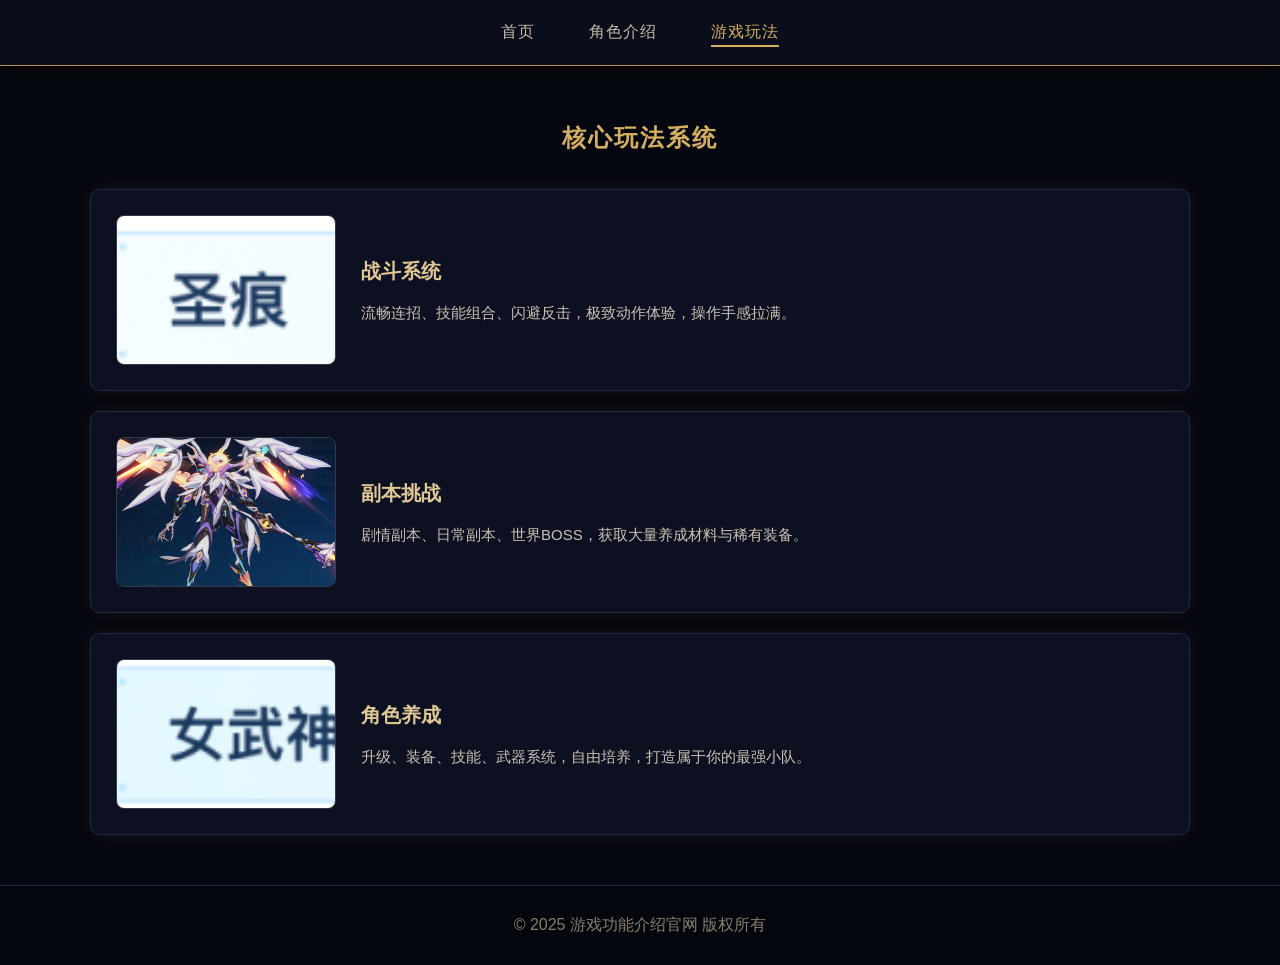
<file: play.html>
<!DOCTYPE html>
<html lang="zh-CN">
<head>
  <link rel="stylesheet" href="play.css">
  <meta charset="UTF-8">
  <meta name="viewport" content="width=device-width, initial-scale=1.0">
  <title>游戏官网 - 游戏玩法</title>
  <style>
    *{
      margin:0;
      padding:0;
      box-sizing:border-box;
      font-family:"微软雅黑",sans-serif;
    }
    body{
      background: #050710;
      color: #e6e2d8;
      line-height:1.8;
    }
    .nav{
      background: #0a0d1b;
      text-align:center;
      padding:18px 0;
      box-shadow: 0 2px 15px #000;
      border-bottom: 1px solid #b8965b;
    }
    .nav a{
      color:#c5bba7;
      text-decoration:none;
      margin:0 25px;
      font-size:16px;
      transition: 0.3s;
      letter-spacing: 1px;
    }
    .nav a.active{
      color:#d4af61;
      border-bottom:2px solid #d4af61;
      padding-bottom:5px;
    }
    .nav a:hover{
      color:#d4af61;
    }

    .container{
      width:90%;
      max-width:1100px;
      margin:50px auto;
    }
    h2{
      color:#d4af61;
      margin-bottom:30px;
      text-align:center;
      letter-spacing: 2px;
    }

    .play-item{
      display:flex;
      align-items:center;
      background: #0c1020;
      padding:25px;
      border-radius:10px;
      margin-bottom:20px;
      gap:25px;
      border: 1px solid #232a40;
      box-shadow: 0 0 15px rgba(184, 150, 91, 0.1);
    }
    .play-item img{
      width:220px;
      height:150px;
      border-radius:8px;
      object-fit:cover;
      border: 1px solid #333a50;
    }
    .play-text{
      flex:1;
    }
    .play-text h3{
      color: #e0c895;
      margin-bottom: 10px;
      font-size: 20px;
    }
    .play-text p{
      color: #c9c2b4;
      font-size: 15px;
    }

    footer{
      background:#04060d;
      text-align:center;
      padding:25px;
      color:#887e6c;
      margin-top:50px;
      border-top: 1px solid #1f253b;
    }
  </style>
</head>
<body>

<div class="nav">
  <a href="index.html">首页</a>
  <a href="role.html">角色介绍</a>
  <a href="play.html" class="active">游戏玩法</a>
</div>

<div class="container">
  <h2>核心玩法系统</h2>

  <div class="play-item">
    <img src="战斗系统.png" alt="战斗系统">
    <div class="play-text">
      <h3>战斗系统</h3>
      <p>流畅连招、技能组合、闪避反击，极致动作体验，操作手感拉满。</p>
    </div>
  </div>

  <div class="play-item">
    <img src="戒世荣光.png" alt="副本挑战">
    <div class="play-text">
      <h3>副本挑战</h3>
      <p>剧情副本、日常副本、世界BOSS，获取大量养成材料与稀有装备。</p>
    </div>
  </div>

  <div class="play-item">
    <img src="角色养成.png" alt="角色养成">
    <div class="play-text">
      <h3>角色养成</h3>
      <p>升级、装备、技能、武器系统，自由培养，打造属于你的最强小队。</p>
    </div>
  </div>
</div>

<footer>© 2025 游戏功能介绍官网 版权所有</footer>
</body>
</html>
</file>
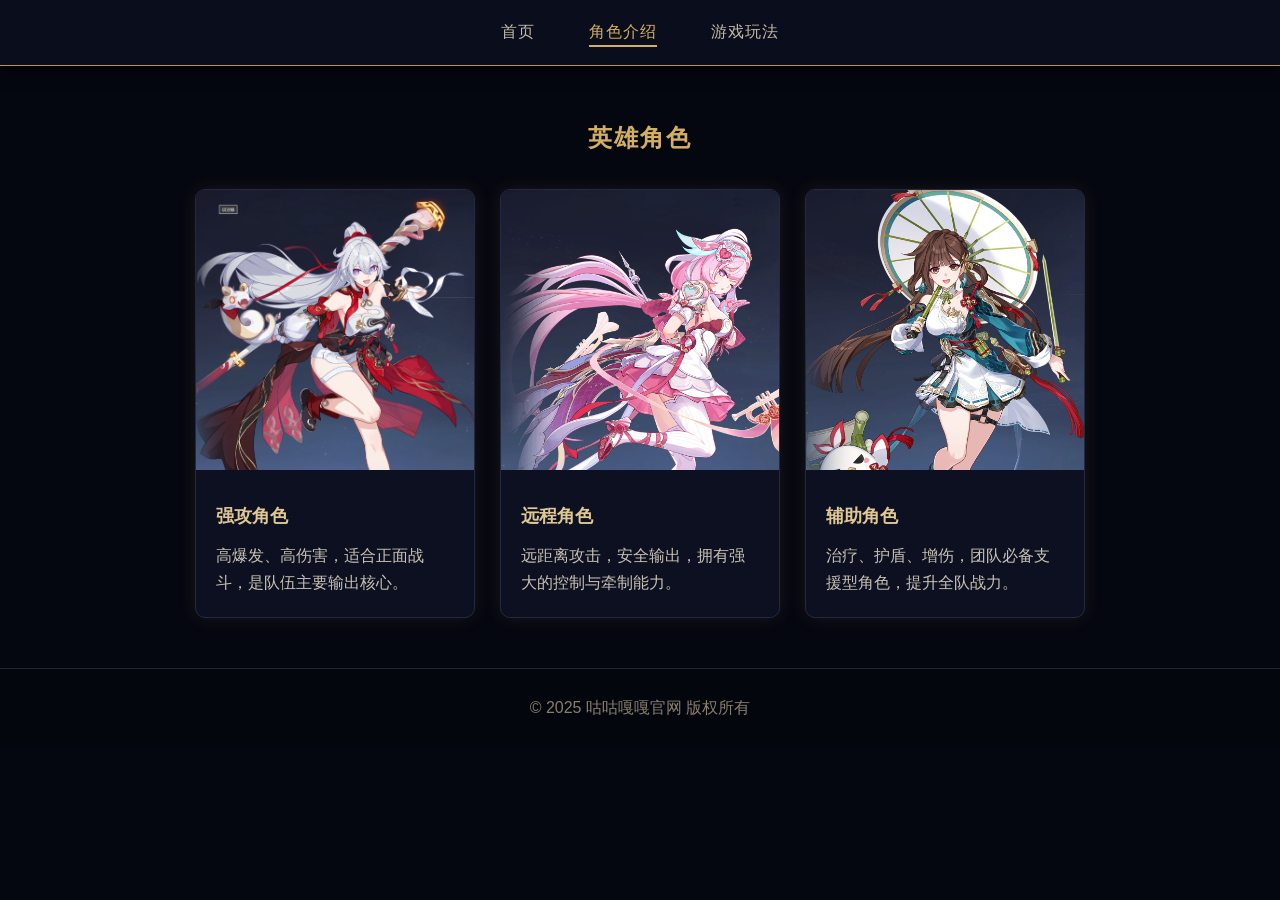
<file: role.html>
<!DOCTYPE html>
<html lang="zh-CN">
<head>
  <link rel="stylesheet" href="role.css">
  <meta charset="UTF-8">
  <meta name="viewport" content="width=device-width, initial-scale=1.0">
  <title>角色介绍</title>
  <style>
    *{
      margin:0;
      padding:0;
      box-sizing:border-box;
      font-family:"微软雅黑",sans-serif;
    }
    body{
      background: #050710;
      color: #e6e2d8;
      line-height:1.8;
    }
    .nav{
      background: #0a0d1b;
      text-align:center;
      padding:18px 0;
      box-shadow: 0 2px 15px #000;
      border-bottom: 1px solid #b8965b;
    }
    .nav a{
      color:#c5bba7;
      text-decoration:none;
      margin:0 25px;
      font-size:16px;
      transition: 0.3s;
      letter-spacing: 1px;
    }
    .nav a.active{
      color:#d4af61;
      border-bottom:2px solid #d4af61;
      padding-bottom:5px;
    }
    .nav a:hover{
      color:#d4af61;
    }

    .container{
      width:90%;
      max-width:1100px;
      margin:50px auto;
    }
    h2{
      color:#d4af61;
      margin-bottom:30px;
      text-align:center;
      letter-spacing: 2px;
    }

    .role-list{
      display:flex;
      flex-wrap:wrap;
      gap:25px;
      justify-content:center;
    }
    .role{
      width:280px;
      background: #0c1020;
      border-radius:10px;
      overflow:hidden;
      border: 1px solid #232a40;
      box-shadow: 0 0 18px rgba(184, 150, 91, 0.12);
      transition: 0.3s;
    }
    .role:hover{
      transform: translateY(-5px);
    }
    .role img{
      width:100%;
      height:280px;
      object-fit:cover;
    }
    .role-info{
      padding:20px;
    }
    .role h3{
      color:#e0c895;
      margin-bottom:10px;
      font-size: 18px;
    }
    .role p{
      color: #c9c2b4;
      line-height: 1.7;
    }

    footer{
      background:#04060d;
      text-align:center;
      padding:25px;
      color:#887e6c;
      margin-top:50px;
      border-top: 1px solid #1f253b;
    }
  </style>
</head>
<body>

<div class="nav">
  <a href="index.html">首页</a>
  <a href="role.html" class="active">角色介绍</a>
  <a href="play.html">游戏玩法</a>
</div>

<div class="container">
  <h2>英雄角色</h2>
  <div class="role-list">
    <div class="role">
      <img src="琪亚娜.png" alt="强攻角色">
      <div class="role-info">
        <h3>强攻角色</h3>
        <p>高爆发、高伤害，适合正面战斗，是队伍主要输出核心。</p>
      </div>
    </div>
    <div class="role">
      <img src="爱莉希雅.png" alt="远程角色">
      <div class="role-info">
        <h3>远程角色</h3>
        <p>远距离攻击，安全输出，拥有强大的控制与牵制能力。</p>
      </div>
    </div>
    <div class="role">
      <img src="李素裳.png" alt="辅助角色">
      <div class="role-info">
        <h3>辅助角色</h3>
        <p>治疗、护盾、增伤，团队必备支援型角色，提升全队战力。</p>
      </div>
    </div>
  </div>
</div>

<footer>© 2025 咕咕嘎嘎官网 版权所有</footer>
</body>
</html>
</file>
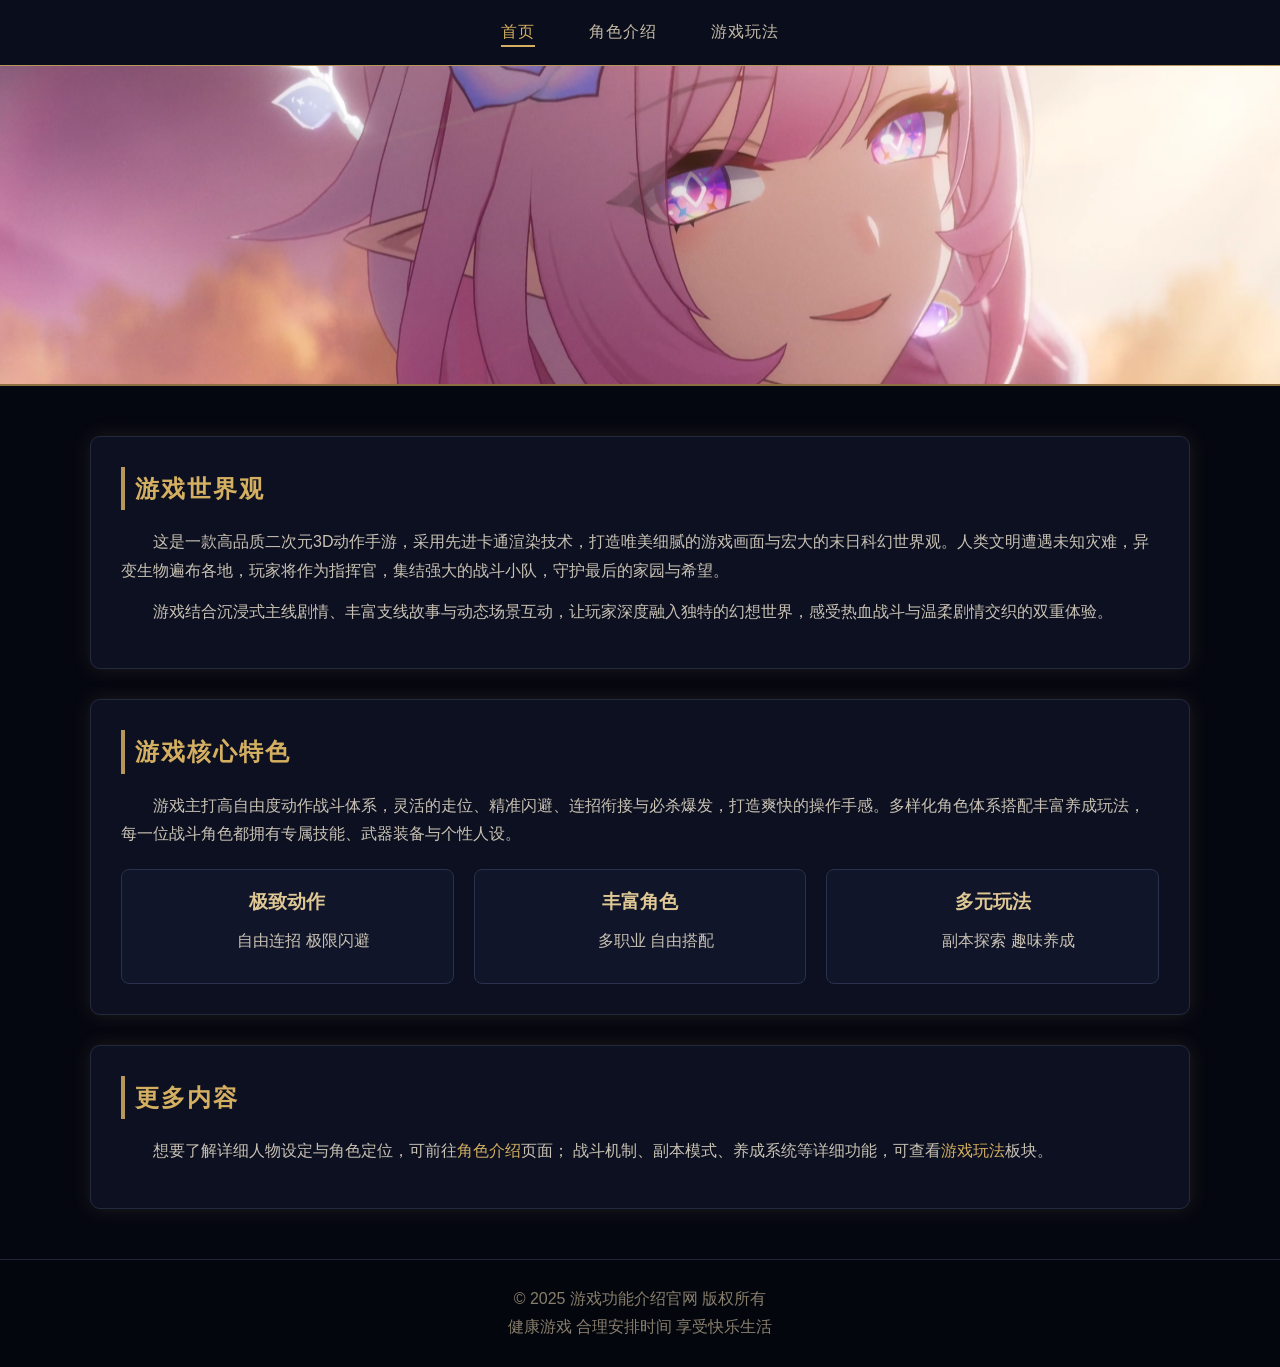
<file: Web.html>
<!DOCTYPE html>
<html lang="zh-CN">
<head>
  <meta charset="UTF-8">
  <meta name="viewport" content="width=device-width, initial-scale=1.0">
  <title>游戏官网 - 首页</title>
  <style>
    *{
      margin:0;
      padding:0;
      box-sizing:border-box;
      font-family:"微软雅黑",sans-serif;
    }
    /* 史诗感主背景 暗墨+深蓝史诗底色 */
    body{
      background: #050710;
      color: #e6e2d8;
      line-height:1.8;
    }
    /* 导航 暗金史诗风 */
    .nav{
      background: #0a0d1b;
      text-align:center;
      padding:18px 0;
      box-shadow: 0 2px 15px #000;
      border-bottom: 1px solid #b8965b;
    }
    .nav a{
      color:#c5bba7;
      text-decoration:none;
      margin:0 25px;
      font-size:16px;
      transition: 0.3s;
      letter-spacing: 1px;
    }
    .nav a.active{
      color:#d4af61;
      border-bottom:2px solid #d4af61;
      padding-bottom:5px;
    }
    .nav a:hover{
      color:#d4af61;
    }

    /* 顶部大图 */
    .banner{
      width:100%;
      height:320px;
      overflow:hidden;
      border-bottom: 2px solid #8c7042;
    }
    .banner img{
      width:100%;
      height:100%;
      object-fit:cover;
    }

    .container{
      width:90%;
      max-width:1100px;
      margin:50px auto;
    }
    /* 内容卡片 暗域史诗容器 */
    .box{
      background: #0c1020;
      padding:30px;
      border-radius:10px;
      margin-bottom:30px;
      box-shadow: 0 0 20px rgba(184, 150, 91, 0.15);
      border: 1px solid #232a40;
    }
    /* 标题 暗金色史诗配色 */
    h2{
      color:#d4af61;
      margin-bottom:18px;
      border-left:4px solid #b8965b;
      padding-left:10px;
      letter-spacing: 2px;
    }
    p{
      color:#c9c2b4;
      margin-bottom:12px;
      text-indent: 2em;
    }
    .tips{
      display: flex;
      gap: 20px;
      margin-top: 20px;
    }
    .tip-item{
      flex: 1;
      background: #101529;
      padding: 15px;
      border-radius: 8px;
      text-align: center;
      border: 1px solid #2a314d;
    }
    .tip-item h3{
      color: #e0c895;
      margin-bottom: 8px;
    }
    /* 页脚 */
    footer{
      background:#04060d;
      text-align:center;
      padding:25px;
      color:#887e6c;
      margin-top:40px;
      border-top: 1px solid #1f253b;
    }
  </style>
</head>
<body>

<!-- 公共导航栏 -->
<div class="nav">
  <a href="index.html" class="active">首页</a>
  <a href="role.html">角色介绍</a>
  <a href="play.html">游戏玩法</a>
</div>

<!-- 游戏宣传大图 自行替换src图片 -->
<div class="banner">
  <img src="昔涟.png" alt="游戏宣传图">
</div>

<div class="container">
  <!-- 游戏整体介绍 -->
  <div class="box">
    <h2>游戏世界观</h2>
    <p>这是一款高品质二次元3D动作手游，采用先进卡通渲染技术，打造唯美细腻的游戏画面与宏大的末日科幻世界观。人类文明遭遇未知灾难，异变生物遍布各地，玩家将作为指挥官，集结强大的战斗小队，守护最后的家园与希望。</p>
    <p>游戏结合沉浸式主线剧情、丰富支线故事与动态场景互动，让玩家深度融入独特的幻想世界，感受热血战斗与温柔剧情交织的双重体验。</p>
  </div>

  <!-- 游戏核心特色 -->
  <div class="box">
    <h2>游戏核心特色</h2>
    <p>游戏主打高自由度动作战斗体系，灵活的走位、精准闪避、连招衔接与必杀爆发，打造爽快的操作手感。多样化角色体系搭配丰富养成玩法，每一位战斗角色都拥有专属技能、武器装备与个性人设。</p>
    <div class="tips">
      <div class="tip-item">
        <h3>极致动作</h3>
        <p>自由连招 极限闪避</p>
      </div>
      <div class="tip-item">
        <h3>丰富角色</h3>
        <p>多职业 自由搭配</p>
      </div>
      <div class="tip-item">
        <h3>多元玩法</h3>
        <p>副本探索 趣味养成</p>
      </div>
    </div>
  </div>

  <!-- 页面关联引导 -->
  <div class="box">
    <h2>更多内容</h2>
    <p>想要了解详细人物设定与角色定位，可前往<span style="color:#d4af61">角色介绍</span>页面；
      战斗机制、副本模式、养成系统等详细功能，可查看<span style="color:#d4af61">游戏玩法</span>板块。</p>
  </div>
</div>

<!-- 底部版权 -->
<footer>
  © 2025 游戏功能介绍官网 版权所有<br>
  健康游戏 合理安排时间 享受快乐生活
</footer>

</body>
</html>
</file>
<file: play.css>
* {
  margin: 0;
  padding: 0;
  box-sizing: border-box;
  font-family: "微软雅黑", sans-serif;
}

body {
  background: #050710;
  color: #e6e2d8;
  line-height: 1.8;
}

.nav {
  background: #0a0d1b;
  text-align: center;
  padding: 18px 0;
  box-shadow: 0 2px 15px #000;
  border-bottom: 1px solid #b8965b;
}

.nav a {
  color: #c5bba7;
  text-decoration: none;
  margin: 0 25px;
  font-size: 16px;
  transition: 0.3s;
  letter-spacing: 1px;
}

.nav a.active {
  color: #d4af61;
  border-bottom: 2px solid #d4af61;
  padding-bottom: 5px;
}

.nav a:hover {
  color: #d4af61;
}

.container {
  width: 90%;
  max-width: 1100px;
  margin: 50px auto;
}

h2 {
  color: #d4af61;
  margin-bottom: 30px;
  text-align: center;
  letter-spacing: 2px;
}

.play-item {
  display: flex;
  align-items: center;
  background: #0c1020;
  padding: 25px;
  border-radius: 10px;
  margin-bottom: 20px;
  gap: 25px;
  border: 1px solid #232a40;
  box-shadow: 0 0 15px rgba(184, 150, 91, 0.1);
}


.play-item img {
  width: 220px;
  height: 150px;
  border-radius: 8px;
  object-fit: cover;
  border: 1px solid #333a50;
}

.play-text {
  flex: 1;
}

.play-text h3 {
  color: #e0c895;
  margin-bottom: 10px;
  font-size: 20px;
}

.play-text p {
  color: #c9c2b4;
  font-size: 15px;
}

footer {
  background: #04060d;
  text-align: center;
  padding: 25px;
  color: #887e6c;
  margin-top: 50px;
  border-top: 1px solid #1f253b;
}
</file>
<file: role.css>
* {
  margin: 0;
  padding: 0;
  box-sizing: border-box;
  font-family: "微软雅黑", sans-serif;
}

body {
  background: #050710;
  color: #e6e2d8;
  line-height: 1.8;
}

.nav {
  background: #0a0d1b;
  text-align: center;
  padding: 18px 0;
  box-shadow: 0 2px 15px #000;
  border-bottom: 1px solid #b8965b;
}

.nav a {
  color: #c5bba7;
  text-decoration: none;
  margin: 0 25px;
  font-size: 16px;
  transition: 0.3s;
  letter-spacing: 1px;
}

.nav a.active {
  color: #d4af61;
  border-bottom: 2px solid #d4af61;
  padding-bottom: 5px;
}

.nav a:hover {
  color: #d4af61;
}

.container {
  width: 90%;
  max-width: 1100px;
  margin: 50px auto;
}

h2 {
  color: #d4af61;
  margin-bottom: 30px;
  text-align: center;
  letter-spacing: 2px;
}

.role-list {
  display: flex;
  flex-wrap: wrap;
  gap: 25px;
  justify-content: center;
}

.role {
  width: 280px;
  background: #0c1020;
  border-radius: 10px;
  overflow: hidden;
  border: 1px solid #232a40;
  box-shadow: 0 0 18px rgba(184, 150, 91, 0.12);
  transition: 0.3s;
}

.role:hover {
  transform: translateY(-5px);
}

.role img {
  width: 100%;
  height: 280px;
  object-fit: cover;
}

.role-info {
  padding: 20px;
}

.role h3 {
  color: #e0c895;
  margin-bottom: 10px;
  font-size: 18px;
}

.role p {
  color: #c9c2b4;
  line-height: 1.7;
}

footer {
  background: #04060d;
  text-align: center;
  padding: 25px;
  color: #887e6c;
  margin-top: 50px;
  border-top: 1px solid #1f253b;
}
</file>
